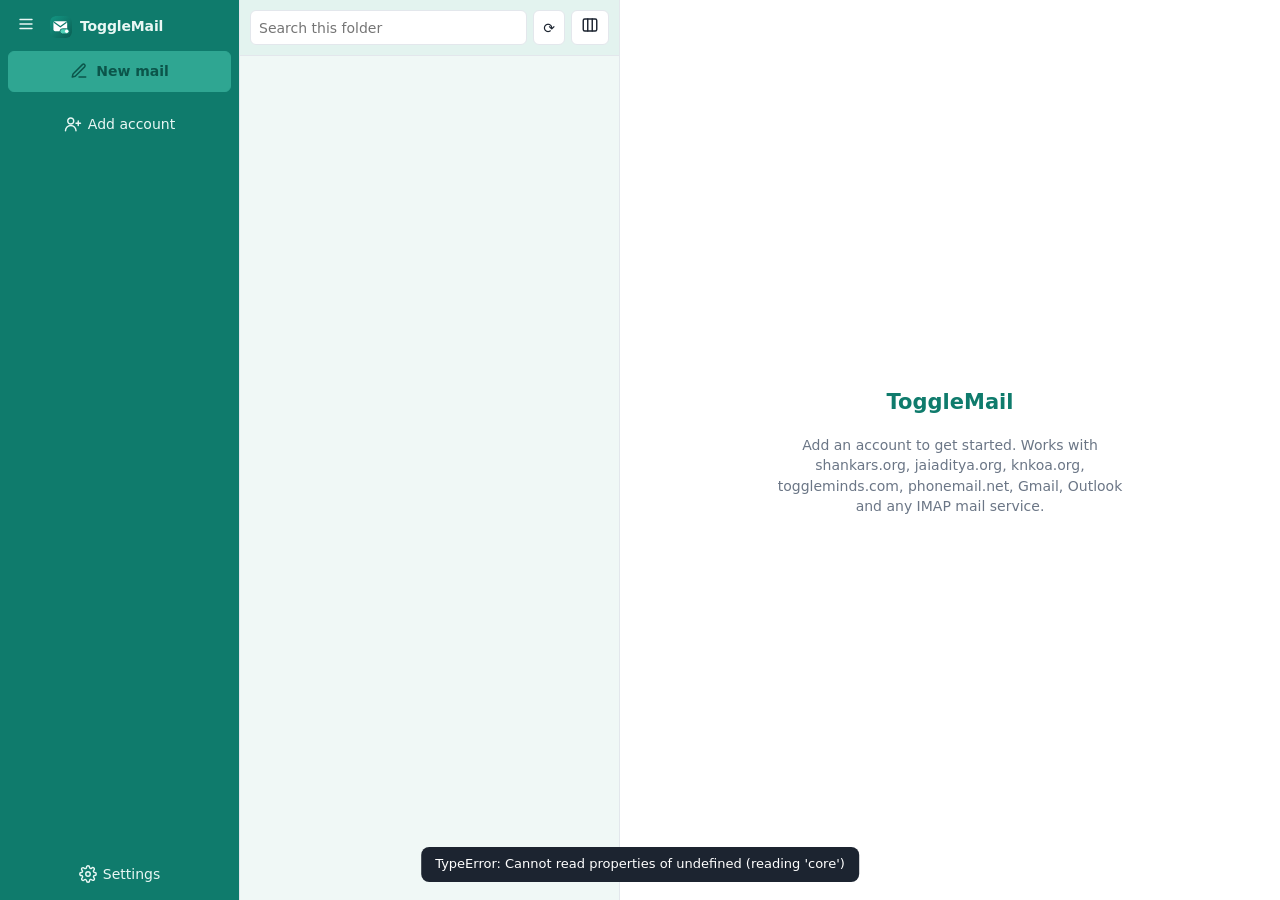
<file: ui/index.html>
<!doctype html>
<html lang="en">
<head>
  <meta charset="utf-8">
  <meta name="viewport" content="width=device-width, initial-scale=1">
  <title>ToggleMail</title>
  <link rel="stylesheet" href="style.css">
</head>
<body>
  <div id="app">
    <aside id="sidebar">
      <div class="side-top">
        <button id="nav-toggle" class="icon side-btn" title="Collapse or expand the navigation">
          <svg viewBox="0 0 24 24"><path d="M4 6h16M4 12h16M4 18h16"/></svg>
        </button>
        <span class="brand"><img src="logo.svg" alt="" width="22" height="22"><span class="txt">ToggleMail</span></span>
      </div>
      <button id="compose-btn" class="primary" disabled title="New mail (N)">
        <svg viewBox="0 0 24 24"><path d="M12 20h9"/><path d="M16.5 3.5a2.1 2.1 0 0 1 3 3L7 19l-4 1 1-4Z"/></svg>
        <span class="txt">New mail</span>
      </button>
      <nav id="accounts"></nav>
      <button id="add-account-btn" class="ghost" title="Add account">
        <svg viewBox="0 0 24 24"><circle cx="9" cy="8" r="4"/><path d="M2 21a7 7 0 0 1 14 0"/><path d="M19 8v6M16 11h6"/></svg>
        <span class="txt">Add account</span>
      </button>
      <span class="grow"></span>
      <button id="settings-btn" class="ghost side-link" title="Settings">
        <svg viewBox="0 0 24 24"><circle cx="12" cy="12" r="3"/><path d="M19.4 15a1.7 1.7 0 0 0 .3 1.8l.1.1a2 2 0 1 1-2.8 2.8l-.1-.1a1.7 1.7 0 0 0-1.8-.3 1.7 1.7 0 0 0-1 1.5V21a2 2 0 1 1-4 0v-.1a1.7 1.7 0 0 0-1.1-1.5 1.7 1.7 0 0 0-1.8.3l-.1.1a2 2 0 1 1-2.8-2.8l.1-.1a1.7 1.7 0 0 0 .3-1.8 1.7 1.7 0 0 0-1.5-1H3a2 2 0 1 1 0-4h.1a1.7 1.7 0 0 0 1.5-1.1 1.7 1.7 0 0 0-.3-1.8l-.1-.1a2 2 0 1 1 2.8-2.8l.1.1a1.7 1.7 0 0 0 1.8.3H9a1.7 1.7 0 0 0 1-1.5V3a2 2 0 1 1 4 0v.1a1.7 1.7 0 0 0 1 1.5 1.7 1.7 0 0 0 1.8-.3l.1-.1a2 2 0 1 1 2.8 2.8l-.1.1a1.7 1.7 0 0 0-.3 1.8V9a1.7 1.7 0 0 0 1.5 1H21a2 2 0 1 1 0 4h-.1a1.7 1.7 0 0 0-1.5 1Z"/></svg>
        <span class="txt">Settings</span>
      </button>
    </aside>

    <section id="list-pane">
      <header class="pane-head">
        <button id="drawer-btn" class="icon" title="Accounts and folders">
          <svg viewBox="0 0 24 24"><path d="M4 6h16M4 12h16M4 18h16"/></svg>
        </button>
        <input id="search" type="search" placeholder="Search this folder" autocomplete="off">
        <button id="refresh-btn" class="icon" title="Refresh (F5)">⟳</button>
        <div class="view-wrap">
          <button id="view-btn" class="icon" title="View options">
            <svg viewBox="0 0 24 24"><rect x="3" y="4" width="18" height="16" rx="2"/><path d="M9 4v16M15 4v16"/></svg>
          </button>
          <div id="view-menu" class="menu" hidden>
            <div class="menu-title">Reading pane</div>
            <label><input type="radio" name="pane" value="right"> Right (3 columns)</label>
            <label><input type="radio" name="pane" value="bottom"> Bottom</label>
            <label><input type="radio" name="pane" value="off"> Off (2 columns)</label>
            <div class="menu-title">Navigation</div>
            <label><input type="radio" name="nav" value="full"> Full</label>
            <label><input type="radio" name="nav" value="icons"> Icons only</label>
            <div class="menu-title">Colours</div>
            <label><input type="radio" name="tint" value="color"> Coloured columns</label>
            <label><input type="radio" name="tint" value="plain"> Plain</label>
          </div>
        </div>
      </header>
      <div id="list-title"></div>
      <ul id="messages"></ul>
      <button id="more-btn" class="ghost" hidden>Load older messages</button>
      <button id="fab" class="primary" title="New mail" aria-label="New mail">
        <svg viewBox="0 0 24 24"><path d="M12 20h9"/><path d="M16.5 3.5a2.1 2.1 0 0 1 3 3L7 19l-4 1 1-4Z"/></svg>
      </button>
    </section>

    <main id="reader">
      <div id="reader-empty" class="empty">
        <h2>ToggleMail</h2>
        <p>Add an account to get started. Works with shankars.org, jaiaditya.org, knkoa.org,
          toggleminds.com, phonemail.net, Gmail, Outlook and any IMAP mail service.</p>
      </div>
      <article id="reader-msg" hidden>
        <div class="toolbar">
          <button id="back-btn" title="Back to the list (Esc)">← Back</button>
          <button data-act="reply">↩ Reply</button>
          <button data-act="replyall">↩↩ Reply all</button>
          <button data-act="forward">↪ Forward</button>
          <span class="sep"></span>
          <button data-act="archive" title="Archive">Archive</button>
          <button data-act="junk" title="Move to Junk">Junk</button>
          <button data-act="delete" title="Delete (Del)">Delete</button>
          <button data-act="unread">Mark unread</button>
          <button data-act="flag">☆ Flag</button>
          <button data-act="snooze" title="Hide until a later time">⏰ Snooze</button>
          <button data-act="unsnooze" title="Back to the inbox now">Unsnooze</button>
          <button data-act="sendnow" class="primary" title="Send this scheduled email now">Send now</button>
          <button data-act="unschedule" title="Don't send; move to Drafts">Cancel sending</button>
          <select id="move-to" title="Move to folder"><option value="">Move to…</option></select>
        </div>
        <h1 id="r-subject"></h1>
        <div class="meta">
          <div><strong id="r-from"></strong> <span id="r-from-email" class="muted"></span></div>
          <div class="muted" id="r-to"></div>
          <div class="muted" id="r-date"></div>
        </div>
        <div id="remote-banner" class="banner" hidden>
          Pictures from the internet are blocked to protect your privacy.
          <button id="show-images">Show pictures</button>
        </div>
        <ul id="r-attachments"></ul>
        <iframe id="r-body" sandbox="allow-same-origin" title="Message"></iframe>
      </article>
    </main>
  </div>

  <!-- Account form -->
  <dialog id="account-dlg">
    <form id="account-form" method="dialog">
      <h2 id="account-title">Add account</h2>
      <label>Your name <input name="name" placeholder="Shankar Raj"></label>
      <label>Email address <input name="email" type="email" required placeholder="you@shankars.org"></label>
      <div class="row">
        <label class="grow">Mail provider <select name="provider"><option value="">Automatic (from the address)</option></select></label>
        <label class="port">Incoming
          <select name="protocol"><option value="imap">IMAP</option><option value="pop3">POP3</option><option value="phonemail" hidden>PhoneMail</option></select>
        </label>
      </div>
      <label>Password <input name="password" type="password" autocomplete="off"></label>
      <p id="provider-note" class="note"></p>
      <button type="button" id="app-password-btn" hidden>Get an app password</button>
      <details id="advanced">
        <summary>Server settings</summary>
        <label>User name <input name="username" placeholder="usually the full email address"></label>
        <div class="row">
          <label><span id="incoming-label">IMAP server</span> <input name="imap_host" required></label>
          <label class="port">Port <input name="imap_port" type="number" value="993" required></label>
          <label class="port">Security
            <select name="incoming_security"><option value="tls">SSL/TLS</option><option value="starttls">STARTTLS</option></select>
          </label>
        </div>
        <div class="row">
          <label>SMTP server <input name="smtp_host" required></label>
          <label class="port">Port <input name="smtp_port" type="number" value="587" required></label>
          <label class="port">Security
            <select name="smtp_security"><option value="starttls">STARTTLS</option><option value="tls">SSL/TLS</option></select>
          </label>
        </div>
        <label class="check"><input name="accept_invalid_certs" type="checkbox">
          Accept the server's own certificate (only for a bridge on this computer, such as Proton Mail Bridge)</label>
        <label>Signature (HTML allowed) <textarea name="signature" rows="3"></textarea></label>
      </details>
      <p id="account-error" class="error"></p>
      <div class="actions">
        <button type="button" id="account-remove" class="danger" hidden>Remove account</button>
        <span class="grow"></span>
        <button type="button" id="account-cancel">Cancel</button>
        <button type="submit" class="primary" id="account-save">Sign in</button>
      </div>
    </form>
  </dialog>

  <!-- Compose -->
  <dialog id="compose-dlg">
    <form id="compose-form" method="dialog">
      <div class="row">
        <label class="grow">From <select name="account"></select></label>
      </div>
      <label>To <input name="to" placeholder="name@example.com, another@example.com"></label>
      <div class="row">
        <label class="grow">Cc <input name="cc"></label>
        <label class="grow">Bcc <input name="bcc"></label>
      </div>
      <label>Subject <input name="subject"></label>
      <div class="editor-bar">
        <button type="button" data-cmd="bold"><b>B</b></button>
        <button type="button" data-cmd="italic"><i>I</i></button>
        <button type="button" data-cmd="underline"><u>U</u></button>
        <button type="button" data-cmd="insertUnorderedList">• List</button>
        <button type="button" data-cmd="insertOrderedList">1. List</button>
        <button type="button" data-cmd="createLink">Link</button>
        <button type="button" data-cmd="removeFormat">Clear</button>
        <span class="grow"></span>
        <label class="attach">📎 Attach<input id="attach-input" type="file" multiple hidden></label>
      </div>
      <div id="link-box" class="row" hidden>
        <input id="link-url" type="url" placeholder="https://">
        <button type="button" id="link-add">Add link</button>
      </div>
      <div id="editor" contenteditable="true"></div>
      <ul id="compose-files"></ul>
      <p id="compose-error" class="error"></p>
      <div class="actions">
        <button type="button" id="compose-cancel">Discard</button>
        <span class="grow"></span>
        <button type="button" id="schedule-btn" title="Send later">⏰ Schedule…</button>
        <button type="submit" class="primary" id="send-btn">Send</button>
      </div>
    </form>
  </dialog>

  <!-- Settings -->
  <dialog id="settings-dlg">
    <div class="settings">
      <nav class="tabs">
        <h2>Settings</h2>
        <button type="button" data-tab="general" class="active">General</button>
        <button type="button" data-tab="accounts">Accounts</button>
        <button type="button" data-tab="folders">Folders</button>
        <button type="button" data-tab="about">About</button>
      </nav>
      <div class="tab-body">
        <section data-panel="general">
          <h3>Layout</h3>
          <label>Reading pane
            <select data-view="pane"><option value="right">Right (3 columns)</option><option value="bottom">Bottom</option><option value="off">Off (2 columns)</option></select>
          </label>
          <label>Navigation
            <select data-view="nav"><option value="full">Full</option><option value="icons">Icons only</option></select>
          </label>
          <label>Colours
            <select data-view="tint"><option value="color">Coloured columns</option><option value="plain">Plain</option></select>
          </label>
          <h3>Reading</h3>
          <label>Mark messages as read
            <select data-pref="markRead"><option value="open">When I open them</option><option value="never">Only when I choose</option></select>
          </label>
          <label>Pictures from the internet
            <select data-pref="images"><option value="ask">Ask, and remember the senders I allow</option><option value="always">Always show</option></select>
          </label>
          <p class="note">Pictures always show for phonemail.net, shankars.org, jaiaditya.org, knkoa.org and toggleminds.com.
            Senders you allowed:</p>
          <ul id="trusted-list" class="rows"></ul>
          <label>Ask before deleting
            <select data-pref="confirmDelete"><option value="no">No</option><option value="yes">Yes</option></select>
          </label>
          <h3>New mail</h3>
          <label>Check for new mail every
            <select data-pref="interval"><option value="1">1 minute</option><option value="2">2 minutes</option><option value="5">5 minutes</option><option value="10">10 minutes</option><option value="30">30 minutes</option></select>
          </label>
        </section>
        <section data-panel="accounts" hidden>
          <ul id="settings-accounts" class="rows"></ul>
          <button type="button" id="settings-add-account" class="primary">+ Add account</button>
        </section>
        <section data-panel="folders" hidden>
          <label>Account <select id="folders-account"></select></label>
          <ul id="settings-folders" class="rows"></ul>
          <div class="row new-folder">
            <input id="new-folder-name" placeholder="New folder name">
            <button type="button" id="new-folder-btn" class="primary">Create folder</button>
          </div>
          <p class="note">Inbox, Drafts, Sent, Archive, Spam and Trash are standard folders and can't be renamed or deleted here.
            Drag a message onto any folder in the sidebar to move it.</p>
        </section>
        <section data-panel="about" hidden>
          <div class="about">
            <img src="logo.svg" alt="" width="64" height="64">
            <div>
              <h3>ToggleMail <span class="muted">0.1.2</span></h3>
              <p>Email for any IMAP, POP3 or SMTP account. A free family project by Toggle Minds.</p>
              <p><a href="https://toggleminds.com/" data-external>toggleminds.com</a></p>
            </div>
          </div>
        </section>
        <p id="settings-error" class="error"></p>
        <div class="actions"><span class="grow"></span><button type="button" id="settings-close" class="primary">Done</button></div>
      </div>
    </div>
  </dialog>

  <!-- Change password -->
  <dialog id="password-dlg">
    <form id="password-form" method="dialog">
      <h2>Change password</h2>
      <p class="note" id="pw-account"></p>
      <div id="pw-in-app">
        <label>Current password <input name="current" type="password" autocomplete="current-password"></label>
        <label>New password (at least 10 characters) <input name="new1" type="password" autocomplete="new-password"></label>
        <label>New password again <input name="new2" type="password" autocomplete="new-password"></label>
      </div>
      <div id="pw-external">
        <p id="pw-external-text"></p>
        <button type="button" id="pw-open-page">Open the password page</button>
        <label>Then enter the new password here so ToggleMail keeps working
          <input name="saved" type="password" autocomplete="new-password"></label>
      </div>
      <p id="password-error" class="error"></p>
      <div class="actions">
        <span class="grow"></span>
        <button type="button" id="password-cancel">Cancel</button>
        <button type="submit" class="primary" id="password-save">Change password</button>
      </div>
    </form>
  </dialog>

  <!-- Folder name (new / rename) -->
  <dialog id="folder-dlg">
    <form id="folder-form" method="dialog">
      <h2 id="folder-title">New folder</h2>
      <label>Folder name <input name="name" required></label>
      <p id="folder-error" class="error"></p>
      <div class="actions">
        <span class="grow"></span>
        <button type="button" id="folder-cancel">Cancel</button>
        <button type="submit" class="primary">Save</button>
      </div>
    </form>
  </dialog>

  <div id="scrim" hidden></div>
  <div id="ctx-menu" class="menu ctx" hidden></div>
  <div id="time-menu" class="menu ctx time" hidden>
    <div class="menu-title" id="time-title">When?</div>
    <div id="time-presets"></div>
    <div class="menu-title">Pick a date and time</div>
    <input id="time-pick" type="datetime-local">
    <button type="button" id="time-set" class="primary">Set</button>
  </div>
  <div id="toast" hidden></div>
  <script src="app.js"></script>
</body>
</html>
</file>
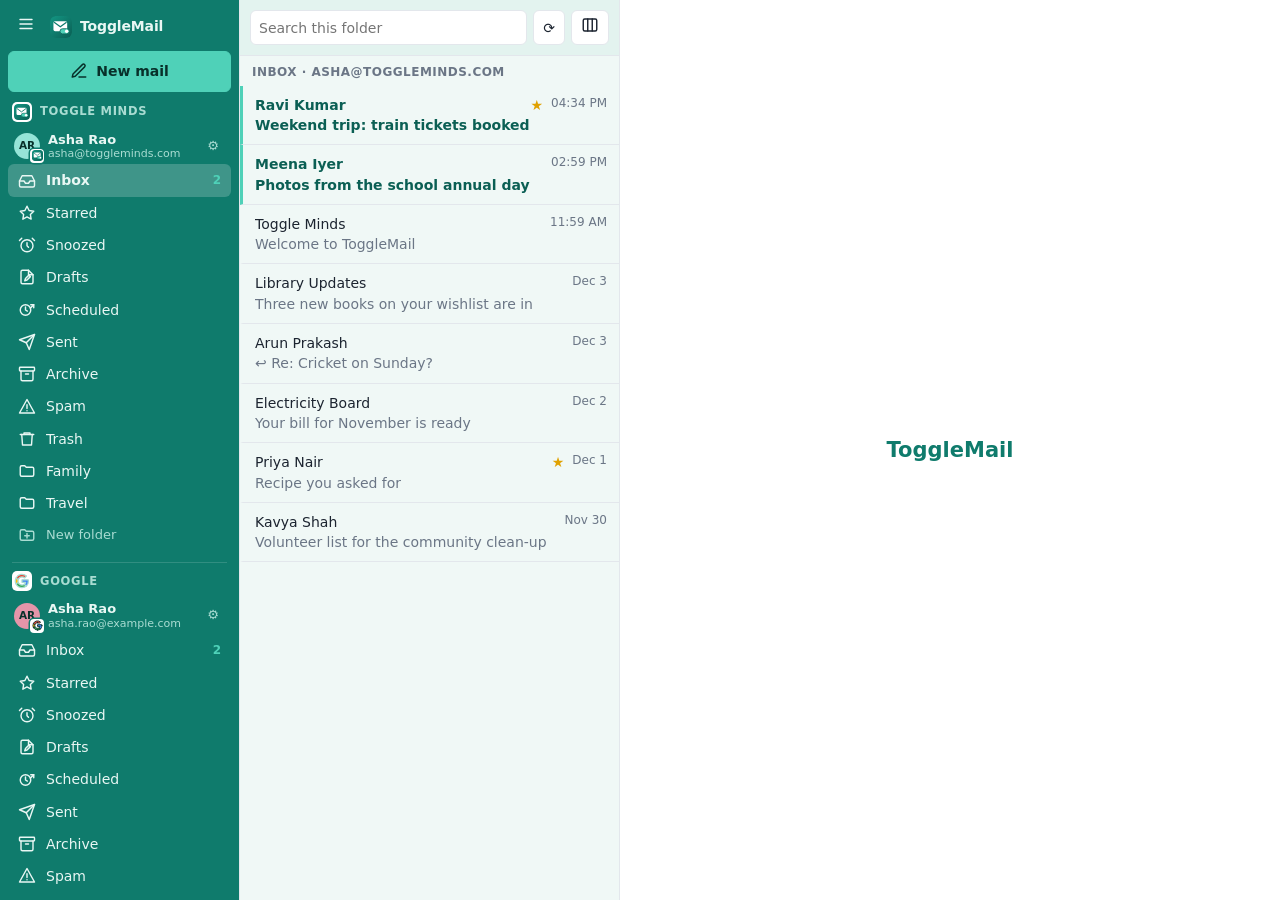
<file: ui/demo.html>
<!doctype html>
<html lang="en">
<head>
  <meta charset="utf-8">
  <meta name="viewport" content="width=device-width, initial-scale=1">
  <title>ToggleMail demo</title>
  <link rel="stylesheet" href="style.css">
</head>
<body>
  <div id="app">
    <aside id="sidebar">
      <div class="side-top">
        <button id="nav-toggle" class="icon side-btn" title="Collapse or expand the navigation">
          <svg viewBox="0 0 24 24"><path d="M4 6h16M4 12h16M4 18h16"/></svg>
        </button>
        <span class="brand"><img src="logo.svg" alt="" width="22" height="22"><span class="txt">ToggleMail</span></span>
      </div>
      <button id="compose-btn" class="primary" disabled title="New mail (N)">
        <svg viewBox="0 0 24 24"><path d="M12 20h9"/><path d="M16.5 3.5a2.1 2.1 0 0 1 3 3L7 19l-4 1 1-4Z"/></svg>
        <span class="txt">New mail</span>
      </button>
      <nav id="accounts"></nav>
      <button id="add-account-btn" class="ghost" title="Add account">
        <svg viewBox="0 0 24 24"><circle cx="9" cy="8" r="4"/><path d="M2 21a7 7 0 0 1 14 0"/><path d="M19 8v6M16 11h6"/></svg>
        <span class="txt">Add account</span>
      </button>
      <span class="grow"></span>
      <button id="settings-btn" class="ghost side-link" title="Settings">
        <svg viewBox="0 0 24 24"><circle cx="12" cy="12" r="3"/><path d="M19.4 15a1.7 1.7 0 0 0 .3 1.8l.1.1a2 2 0 1 1-2.8 2.8l-.1-.1a1.7 1.7 0 0 0-1.8-.3 1.7 1.7 0 0 0-1 1.5V21a2 2 0 1 1-4 0v-.1a1.7 1.7 0 0 0-1.1-1.5 1.7 1.7 0 0 0-1.8.3l-.1.1a2 2 0 1 1-2.8-2.8l.1-.1a1.7 1.7 0 0 0 .3-1.8 1.7 1.7 0 0 0-1.5-1H3a2 2 0 1 1 0-4h.1a1.7 1.7 0 0 0 1.5-1.1 1.7 1.7 0 0 0-.3-1.8l-.1-.1a2 2 0 1 1 2.8-2.8l.1.1a1.7 1.7 0 0 0 1.8.3H9a1.7 1.7 0 0 0 1-1.5V3a2 2 0 1 1 4 0v.1a1.7 1.7 0 0 0 1 1.5 1.7 1.7 0 0 0 1.8-.3l.1-.1a2 2 0 1 1 2.8 2.8l-.1.1a1.7 1.7 0 0 0-.3 1.8V9a1.7 1.7 0 0 0 1.5 1H21a2 2 0 1 1 0 4h-.1a1.7 1.7 0 0 0-1.5 1Z"/></svg>
        <span class="txt">Settings</span>
      </button>
    </aside>

    <section id="list-pane">
      <header class="pane-head">
        <button id="drawer-btn" class="icon" title="Accounts and folders">
          <svg viewBox="0 0 24 24"><path d="M4 6h16M4 12h16M4 18h16"/></svg>
        </button>
        <input id="search" type="search" placeholder="Search this folder" autocomplete="off">
        <button id="refresh-btn" class="icon" title="Refresh (F5)">⟳</button>
        <div class="view-wrap">
          <button id="view-btn" class="icon" title="View options">
            <svg viewBox="0 0 24 24"><rect x="3" y="4" width="18" height="16" rx="2"/><path d="M9 4v16M15 4v16"/></svg>
          </button>
          <div id="view-menu" class="menu" hidden>
            <div class="menu-title">Reading pane</div>
            <label><input type="radio" name="pane" value="right"> Right (3 columns)</label>
            <label><input type="radio" name="pane" value="bottom"> Bottom</label>
            <label><input type="radio" name="pane" value="off"> Off (2 columns)</label>
            <div class="menu-title">Navigation</div>
            <label><input type="radio" name="nav" value="full"> Full</label>
            <label><input type="radio" name="nav" value="icons"> Icons only</label>
            <div class="menu-title">Colours</div>
            <label><input type="radio" name="tint" value="color"> Coloured columns</label>
            <label><input type="radio" name="tint" value="plain"> Plain</label>
          </div>
        </div>
      </header>
      <div id="list-title"></div>
      <ul id="messages"></ul>
      <button id="more-btn" class="ghost" hidden>Load older messages</button>
      <button id="fab" class="primary" title="New mail" aria-label="New mail">
        <svg viewBox="0 0 24 24"><path d="M12 20h9"/><path d="M16.5 3.5a2.1 2.1 0 0 1 3 3L7 19l-4 1 1-4Z"/></svg>
      </button>
    </section>

    <main id="reader">
      <div id="reader-empty" class="empty">
        <h2>ToggleMail</h2>
        <p>Add an account to get started. Works with shankars.org, jaiaditya.org, knkoa.org,
          toggleminds.com, phonemail.net, Gmail, Outlook and any IMAP mail service.</p>
      </div>
      <article id="reader-msg" hidden>
        <div class="toolbar">
          <button id="back-btn" title="Back to the list (Esc)">← Back</button>
          <button data-act="reply">↩ Reply</button>
          <button data-act="replyall">↩↩ Reply all</button>
          <button data-act="forward">↪ Forward</button>
          <span class="sep"></span>
          <button data-act="archive" title="Archive">Archive</button>
          <button data-act="junk" title="Move to Junk">Junk</button>
          <button data-act="delete" title="Delete (Del)">Delete</button>
          <button data-act="unread">Mark unread</button>
          <button data-act="flag">☆ Flag</button>
          <button data-act="snooze" title="Hide until a later time">⏰ Snooze</button>
          <button data-act="unsnooze" title="Back to the inbox now">Unsnooze</button>
          <button data-act="sendnow" class="primary" title="Send this scheduled email now">Send now</button>
          <button data-act="unschedule" title="Don't send; move to Drafts">Cancel sending</button>
          <select id="move-to" title="Move to folder"><option value="">Move to…</option></select>
        </div>
        <h1 id="r-subject"></h1>
        <div class="meta">
          <div><strong id="r-from"></strong> <span id="r-from-email" class="muted"></span></div>
          <div class="muted" id="r-to"></div>
          <div class="muted" id="r-date"></div>
        </div>
        <div id="remote-banner" class="banner" hidden>
          Pictures from the internet are blocked to protect your privacy.
          <button id="show-images">Show pictures</button>
        </div>
        <ul id="r-attachments"></ul>
        <iframe id="r-body" sandbox="allow-same-origin" title="Message"></iframe>
      </article>
    </main>
  </div>

  <!-- Account form -->
  <dialog id="account-dlg">
    <form id="account-form" method="dialog">
      <h2 id="account-title">Add account</h2>
      <label>Your name <input name="name" placeholder="Shankar Raj"></label>
      <label>Email address <input name="email" type="email" required placeholder="you@shankars.org"></label>
      <div class="row">
        <label class="grow">Mail provider <select name="provider"><option value="">Automatic (from the address)</option></select></label>
        <label class="port">Incoming
          <select name="protocol"><option value="imap">IMAP</option><option value="pop3">POP3</option><option value="phonemail" hidden>PhoneMail</option></select>
        </label>
      </div>
      <label>Password <input name="password" type="password" autocomplete="off"></label>
      <p id="provider-note" class="note"></p>
      <button type="button" id="app-password-btn" hidden>Get an app password</button>
      <details id="advanced">
        <summary>Server settings</summary>
        <label>User name <input name="username" placeholder="usually the full email address"></label>
        <div class="row">
          <label><span id="incoming-label">IMAP server</span> <input name="imap_host" required></label>
          <label class="port">Port <input name="imap_port" type="number" value="993" required></label>
          <label class="port">Security
            <select name="incoming_security"><option value="tls">SSL/TLS</option><option value="starttls">STARTTLS</option></select>
          </label>
        </div>
        <div class="row">
          <label>SMTP server <input name="smtp_host" required></label>
          <label class="port">Port <input name="smtp_port" type="number" value="587" required></label>
          <label class="port">Security
            <select name="smtp_security"><option value="starttls">STARTTLS</option><option value="tls">SSL/TLS</option></select>
          </label>
        </div>
        <label class="check"><input name="accept_invalid_certs" type="checkbox">
          Accept the server's own certificate (only for a bridge on this computer, such as Proton Mail Bridge)</label>
        <label>Signature (HTML allowed) <textarea name="signature" rows="3"></textarea></label>
      </details>
      <p id="account-error" class="error"></p>
      <div class="actions">
        <button type="button" id="account-remove" class="danger" hidden>Remove account</button>
        <span class="grow"></span>
        <button type="button" id="account-cancel">Cancel</button>
        <button type="submit" class="primary" id="account-save">Sign in</button>
      </div>
    </form>
  </dialog>

  <!-- Compose -->
  <dialog id="compose-dlg">
    <form id="compose-form" method="dialog">
      <div class="row">
        <label class="grow">From <select name="account"></select></label>
      </div>
      <label>To <input name="to" placeholder="name@example.com, another@example.com"></label>
      <div class="row">
        <label class="grow">Cc <input name="cc"></label>
        <label class="grow">Bcc <input name="bcc"></label>
      </div>
      <label>Subject <input name="subject"></label>
      <div class="editor-bar">
        <button type="button" data-cmd="bold"><b>B</b></button>
        <button type="button" data-cmd="italic"><i>I</i></button>
        <button type="button" data-cmd="underline"><u>U</u></button>
        <button type="button" data-cmd="insertUnorderedList">• List</button>
        <button type="button" data-cmd="insertOrderedList">1. List</button>
        <button type="button" data-cmd="createLink">Link</button>
        <button type="button" data-cmd="removeFormat">Clear</button>
        <span class="grow"></span>
        <label class="attach">📎 Attach<input id="attach-input" type="file" multiple hidden></label>
      </div>
      <div id="link-box" class="row" hidden>
        <input id="link-url" type="url" placeholder="https://">
        <button type="button" id="link-add">Add link</button>
      </div>
      <div id="editor" contenteditable="true"></div>
      <ul id="compose-files"></ul>
      <p id="compose-error" class="error"></p>
      <div class="actions">
        <button type="button" id="compose-cancel">Discard</button>
        <span class="grow"></span>
        <button type="button" id="schedule-btn" title="Send later">⏰ Schedule…</button>
        <button type="submit" class="primary" id="send-btn">Send</button>
      </div>
    </form>
  </dialog>

  <!-- Settings -->
  <dialog id="settings-dlg">
    <div class="settings">
      <nav class="tabs">
        <h2>Settings</h2>
        <button type="button" data-tab="general" class="active">General</button>
        <button type="button" data-tab="accounts">Accounts</button>
        <button type="button" data-tab="folders">Folders</button>
        <button type="button" data-tab="about">About</button>
      </nav>
      <div class="tab-body">
        <section data-panel="general">
          <h3>Layout</h3>
          <label>Reading pane
            <select data-view="pane"><option value="right">Right (3 columns)</option><option value="bottom">Bottom</option><option value="off">Off (2 columns)</option></select>
          </label>
          <label>Navigation
            <select data-view="nav"><option value="full">Full</option><option value="icons">Icons only</option></select>
          </label>
          <label>Colours
            <select data-view="tint"><option value="color">Coloured columns</option><option value="plain">Plain</option></select>
          </label>
          <h3>Reading</h3>
          <label>Mark messages as read
            <select data-pref="markRead"><option value="open">When I open them</option><option value="never">Only when I choose</option></select>
          </label>
          <label>Pictures from the internet
            <select data-pref="images"><option value="ask">Ask, and remember the senders I allow</option><option value="always">Always show</option></select>
          </label>
          <p class="note">Pictures always show for phonemail.net, shankars.org, jaiaditya.org, knkoa.org and toggleminds.com.
            Senders you allowed:</p>
          <ul id="trusted-list" class="rows"></ul>
          <label>Ask before deleting
            <select data-pref="confirmDelete"><option value="no">No</option><option value="yes">Yes</option></select>
          </label>
          <h3>New mail</h3>
          <label>Check for new mail every
            <select data-pref="interval"><option value="1">1 minute</option><option value="2">2 minutes</option><option value="5">5 minutes</option><option value="10">10 minutes</option><option value="30">30 minutes</option></select>
          </label>
        </section>
        <section data-panel="accounts" hidden>
          <ul id="settings-accounts" class="rows"></ul>
          <button type="button" id="settings-add-account" class="primary">+ Add account</button>
        </section>
        <section data-panel="folders" hidden>
          <label>Account <select id="folders-account"></select></label>
          <ul id="settings-folders" class="rows"></ul>
          <div class="row new-folder">
            <input id="new-folder-name" placeholder="New folder name">
            <button type="button" id="new-folder-btn" class="primary">Create folder</button>
          </div>
          <p class="note">Inbox, Drafts, Sent, Archive, Spam and Trash are standard folders and can't be renamed or deleted here.
            Drag a message onto any folder in the sidebar to move it.</p>
        </section>
        <section data-panel="about" hidden>
          <div class="about">
            <img src="logo.svg" alt="" width="64" height="64">
            <div>
              <h3>ToggleMail <span class="muted">0.1.2</span></h3>
              <p>Email for any IMAP, POP3 or SMTP account. A free family project by Toggle Minds.</p>
              <p><a href="https://toggleminds.com/" data-external>toggleminds.com</a></p>
            </div>
          </div>
        </section>
        <p id="settings-error" class="error"></p>
        <div class="actions"><span class="grow"></span><button type="button" id="settings-close" class="primary">Done</button></div>
      </div>
    </div>
  </dialog>

  <!-- Change password -->
  <dialog id="password-dlg">
    <form id="password-form" method="dialog">
      <h2>Change password</h2>
      <p class="note" id="pw-account"></p>
      <div id="pw-in-app">
        <label>Current password <input name="current" type="password" autocomplete="current-password"></label>
        <label>New password (at least 10 characters) <input name="new1" type="password" autocomplete="new-password"></label>
        <label>New password again <input name="new2" type="password" autocomplete="new-password"></label>
      </div>
      <div id="pw-external">
        <p id="pw-external-text"></p>
        <button type="button" id="pw-open-page">Open the password page</button>
        <label>Then enter the new password here so ToggleMail keeps working
          <input name="saved" type="password" autocomplete="new-password"></label>
      </div>
      <p id="password-error" class="error"></p>
      <div class="actions">
        <span class="grow"></span>
        <button type="button" id="password-cancel">Cancel</button>
        <button type="submit" class="primary" id="password-save">Change password</button>
      </div>
    </form>
  </dialog>

  <!-- Folder name (new / rename) -->
  <dialog id="folder-dlg">
    <form id="folder-form" method="dialog">
      <h2 id="folder-title">New folder</h2>
      <label>Folder name <input name="name" required></label>
      <p id="folder-error" class="error"></p>
      <div class="actions">
        <span class="grow"></span>
        <button type="button" id="folder-cancel">Cancel</button>
        <button type="submit" class="primary">Save</button>
      </div>
    </form>
  </dialog>

  <div id="scrim" hidden></div>
  <div id="ctx-menu" class="menu ctx" hidden></div>
  <div id="time-menu" class="menu ctx time" hidden>
    <div class="menu-title" id="time-title">When?</div>
    <div id="time-presets"></div>
    <div class="menu-title">Pick a date and time</div>
    <input id="time-pick" type="datetime-local">
    <button type="button" id="time-set" class="primary">Set</button>
  </div>
  <div id="toast" hidden></div>
  <script src="demo.js"></script>
  <script src="app.js"></script>
</body>
</html>
</file>
<file: ui/style.css>
/* Toggle Minds palette: teal #0f7b6c, mint #4fd1b8. */
:root {
  --bg: #f6f7f9;
  --panel: #ffffff;
  --text: #1c2430;
  --muted: #6b7686;
  --line: #e3e7ec;
  --accent: #0f7b6c;
  --accent-text: #ffffff;
  --hover: #eef3f2;
  --selected: #d5efe9;
  --danger: #c62828;
  --unread: #0b5f54;
  --mint: #4fd1b8;
  /* column colours (coloured mode) */
  --nav-bg: #0f7b6c;
  --nav-text: #e9f7f4;
  --nav-muted: #a9dcd2;
  --nav-hover: rgb(255 255 255 / .10);
  --nav-active: rgb(255 255 255 / .20);
  --list-bg: #f0f8f6;
  --list-head: #e3f3ef;
  --reader-bg: #ffffff;
  color-scheme: light;
}
@media (prefers-color-scheme: dark) {
  :root {
    --bg: #111418;
    --panel: #1a1e24;
    --text: #e6e9ee;
    --muted: #96a0ad;
    --line: #2a3038;
    --accent: #3fbfa6;
    --accent-text: #08201c;
    --hover: #222a2f;
    --selected: #1d3d38;
    --danger: #ff6b6b;
    --unread: #7fe0cc;
    --nav-bg: #0b2f2a;
    --nav-text: #dff3ee;
    --nav-muted: #86b9ae;
    --list-bg: #141b1c;
    --list-head: #182224;
    --reader-bg: #1a1e24;
    color-scheme: dark;
  }
}
/* Plain mode: one neutral surface everywhere. */
#app.plain {
  --nav-bg: var(--bg);
  --nav-text: var(--text);
  --nav-muted: var(--muted);
  --nav-hover: var(--hover);
  --nav-active: var(--selected);
  --list-bg: var(--panel);
  --list-head: var(--panel);
  --reader-bg: var(--panel);
}

* { box-sizing: border-box; }
[hidden] { display: none !important; }
html, body { margin: 0; height: 100%; }
body {
  background: var(--bg);
  color: var(--text);
  font: 14px/1.45 system-ui, -apple-system, "Segoe UI", Ubuntu, Cantarell, "Noto Sans", sans-serif;
}
button, input, select, textarea { font: inherit; color: inherit; }
button {
  background: var(--panel); border: 1px solid var(--line); border-radius: 6px;
  padding: 5px 10px; cursor: pointer;
}
button:hover { background: var(--hover); }
button:disabled { opacity: .5; cursor: default; }
button.primary { background: var(--accent); color: var(--accent-text); border-color: var(--accent); }
button.ghost { background: transparent; border-color: transparent; color: var(--accent); }
button.danger { color: var(--danger); }
button.icon { padding: 5px 9px; }
svg { width: 18px; height: 18px; fill: none; stroke: currentColor; stroke-width: 1.9; stroke-linecap: round; stroke-linejoin: round; flex: none; }
input, select, textarea {
  background: var(--panel); border: 1px solid var(--line); border-radius: 6px; padding: 6px 8px; width: 100%;
}
input:focus, select:focus, textarea:focus, #editor:focus { outline: 2px solid var(--accent); outline-offset: -1px; }
.muted { color: var(--muted); }
.grow { flex: 1; }
.error { color: var(--danger); min-height: 1em; margin: 4px 0; }
.note { color: var(--muted); font-size: 12.5px; margin: 0; }

/* ---------- layouts ---------- */
#app { --nav-w: 240px; --list-w: 380px; display: grid; height: 100vh; }
#app.nav-icons { --nav-w: 64px; }
/* Reading pane on the right: three columns. */
#app.pane-right { grid-template-columns: var(--nav-w) var(--list-w) 1fr; grid-template-areas: "nav list reader"; }
/* Reading pane at the bottom: the list sits above the message. */
#app.pane-bottom { grid-template-columns: var(--nav-w) 1fr; grid-template-rows: minmax(160px, 42%) 1fr; grid-template-areas: "nav list" "nav reader"; }
/* Reading pane off: two columns; an open message takes the list's place. */
#app.pane-off { grid-template-columns: var(--nav-w) 1fr; grid-template-areas: "nav main"; }
#app.pane-off #list-pane, #app.pane-off #reader { grid-area: main; }
#app.pane-off:not(.reading) #reader { display: none; }
#app.pane-off.reading #list-pane { display: none; }
#back-btn { display: none; }
#app.pane-off #back-btn { display: inline-block; }
#sidebar { grid-area: nav; }
#list-pane { grid-area: list; }
#reader { grid-area: reader; }
#app.pane-bottom #list-pane { border-right: none; border-bottom: 1px solid var(--line); }
#app.pane-bottom #messages li .top, #app.pane-off #messages li .top { max-width: 1100px; }

/* ---------- sidebar ---------- */
#sidebar {
  background: var(--nav-bg); color: var(--nav-text); border-right: 1px solid var(--line);
  padding: 10px 8px; overflow-y: auto; overflow-x: hidden; display: flex; flex-direction: column; gap: 8px;
}
.side-top { display: flex; align-items: center; gap: 6px; }
.side-btn { background: transparent; border: none; color: var(--nav-text); }
.side-btn:hover { background: var(--nav-hover); }
.brand { display: flex; align-items: center; gap: 8px; font-weight: 750; letter-spacing: -0.01em; white-space: nowrap; }
.brand img { border-radius: 6px; }
#compose-btn { width: 100%; padding: 9px; display: flex; align-items: center; justify-content: center; gap: 8px; }
#app:not(.plain) #compose-btn { background: var(--mint); color: #08302a; border-color: var(--mint); font-weight: 600; }
#add-account-btn { display: flex; align-items: center; justify-content: center; gap: 6px; color: var(--nav-text); }
#add-account-btn:hover { background: var(--nav-hover); }
.acct { margin-top: 6px; }
.acct-head { display: flex; align-items: center; gap: 8px; padding: 4px 6px; font-weight: 600; font-size: 13px; }
.acct-head .aname { overflow: hidden; text-overflow: ellipsis; white-space: nowrap; flex: 1; }
.acct-head button { padding: 0 6px; border: none; background: transparent; color: var(--nav-muted); }
.acct-head button:hover { background: var(--nav-hover); color: var(--nav-text); }
.avatar {
  width: 26px; height: 26px; border-radius: 50%; display: grid; place-items: center; flex: none;
  background: var(--mint); color: #08302a; font-weight: 700; font-size: 10.5px; letter-spacing: -.02em; text-transform: uppercase;
}
/* Accounts grouped by mail service */
.service-head {
  display: flex; align-items: center; gap: 8px; margin: 12px 4px 2px; padding-top: 8px;
  border-top: 1px solid rgb(255 255 255 / .14); font-size: 11.5px; font-weight: 700;
  text-transform: uppercase; letter-spacing: .06em; color: var(--nav-muted);
}
#accounts .service-head:first-child { border-top: none; margin-top: 2px; padding-top: 0; }
#app.plain .service-head { border-top-color: var(--line); }
.service-logo { width: 20px; height: 20px; display: grid; place-items: center; flex: none;
  background: #fff; border-radius: 5px; padding: 2px; }
.service-logo img, .service-logo svg { width: 16px; height: 16px; border-radius: 3px; }
.brand-logo.mono { color: #111; }
.avatar { position: relative; }
.avatar.three { font-size: 9.5px; letter-spacing: -.04em; }
.avatar .badge {
  position: absolute; right: -4px; bottom: -4px; width: 14px; height: 14px; display: grid; place-items: center;
  background: #fff; border-radius: 4px; box-shadow: 0 0 0 1.5px var(--nav-bg);
}
.avatar .badge img, .avatar .badge svg { width: 11px; height: 11px; border-radius: 2px; }
.acct-head .aname { display: flex; flex-direction: column; line-height: 1.2; min-width: 0; }
.acct-head .aname .who { overflow: hidden; text-overflow: ellipsis; white-space: nowrap; }
.acct-head .aname .addr { font-size: 11px; font-weight: 400; color: var(--nav-muted); overflow: hidden; text-overflow: ellipsis; white-space: nowrap; }
#app.nav-icons .service-head { justify-content: center; margin: 10px 0 2px; }
.folder { display: flex; align-items: center; gap: 10px; padding: 6px 10px; border-radius: 6px; cursor: pointer; color: var(--nav-text); }
.folder .fname { flex: 1; overflow: hidden; text-overflow: ellipsis; white-space: nowrap; }
.folder:hover { background: var(--nav-hover); }
.folder.active { background: var(--nav-active); font-weight: 600; }
.folder .count { font-weight: 700; font-size: 12px; color: var(--mint); }
#app.plain .folder .count { color: var(--accent); }
.folder.sub { padding-left: 22px; }
.acct-error { color: #ffb4b4; font-size: 12px; padding: 2px 10px; }
#app.plain .acct-error { color: var(--danger); }

/* Navigation collapsed to icons. */
#app.nav-icons .side-top .brand, #app.nav-icons .txt, #app.nav-icons .fname, #app.nav-icons .aname, #app.nav-icons .acct-head button,
#app.nav-icons .acct-error { display: none; }
#app.nav-icons .side-top { flex-direction: column; }
#app.nav-icons .folder, #app.nav-icons .folder.sub { justify-content: center; padding: 8px 0; position: relative; }
#app.nav-icons .folder .count {
  position: absolute; top: 1px; right: 4px; font-size: 10px; min-width: 16px; padding: 0 4px; border-radius: 8px;
  background: var(--mint); color: #08302a; text-align: center;
}
#app.nav-icons .acct-head { justify-content: center; cursor: pointer; }
#app.nav-icons .acct { border-top: 1px solid rgb(255 255 255 / .12); padding-top: 6px; }

/* ---------- message list ---------- */
#list-pane { border-right: 1px solid var(--line); background: var(--list-bg); display: flex; flex-direction: column; min-width: 0; min-height: 0; }
.pane-head { display: flex; gap: 6px; padding: 10px; border-bottom: 1px solid var(--line); background: var(--list-head); }
#list-title { padding: 8px 12px 4px; font-weight: 600; color: var(--muted); font-size: 12px; text-transform: uppercase; letter-spacing: .04em; }
#messages { list-style: none; margin: 0; padding: 0; overflow-y: auto; flex: 1; }
#messages li { padding: 9px 12px; border-bottom: 1px solid var(--line); cursor: pointer; border-left: 3px solid transparent; }
#messages li:hover { background: var(--hover); }
#messages li.active { background: var(--selected); border-left-color: var(--accent); }
#messages li.unread { border-left-color: var(--mint); }
#messages .top { display: flex; gap: 8px; }
#messages .who { flex: 1; overflow: hidden; text-overflow: ellipsis; white-space: nowrap; }
#messages .when { color: var(--muted); font-size: 12px; white-space: nowrap; }
#messages .subj { overflow: hidden; text-overflow: ellipsis; white-space: nowrap; color: var(--muted); }
#messages li.unread .who, #messages li.unread .subj { font-weight: 650; color: var(--unread); }
#messages .flag { color: #e0a100; }
#messages .placeholder { color: var(--muted); cursor: default; text-align: center; padding: 30px 12px; border-left: none; }
#more-btn { margin: 6px; }
#messages .welcome { display: grid; justify-items: center; gap: 12px; padding: 48px 24px; }
#messages .welcome img { border-radius: 16px; }
#messages .welcome p { margin: 0; max-width: 30ch; line-height: 1.5; }
#messages .welcome button { padding: 10px 18px; }

/* View menu */
.view-wrap { position: relative; }
.menu {
  position: absolute; right: 0; top: calc(100% + 6px); z-index: 20; width: 220px; padding: 8px;
  background: var(--panel); border: 1px solid var(--line); border-radius: 10px; box-shadow: 0 8px 28px rgb(0 0 0 / .18);
}
.menu-title { font-size: 11.5px; text-transform: uppercase; letter-spacing: .05em; color: var(--muted); margin: 8px 6px 4px; font-weight: 600; }
.menu-title:first-child { margin-top: 2px; }
.menu label { display: flex; gap: 8px; align-items: center; padding: 5px 6px; border-radius: 6px; cursor: pointer; }
.menu label:hover { background: var(--hover); }
.menu input { width: auto; margin: 0; accent-color: var(--accent); }

/* ---------- reader ---------- */
#reader { overflow: hidden; display: flex; flex-direction: column; min-width: 0; min-height: 0; background: var(--reader-bg); }
.empty { margin: auto; max-width: 420px; text-align: center; color: var(--muted); padding: 24px; }
.empty h2 { color: var(--accent); }
#reader-msg { display: flex; flex-direction: column; height: 100%; min-height: 0; }
.toolbar { display: flex; flex-wrap: wrap; gap: 6px; padding: 10px 16px; border-bottom: 1px solid var(--line); align-items: center; }
.toolbar .sep { width: 8px; }
.toolbar select { width: auto; }
#r-subject { font-size: 20px; margin: 14px 16px 6px; }
.meta { padding: 0 16px 10px; font-size: 13px; }
.banner { margin: 0 16px 8px; padding: 8px 10px; border-radius: 6px; background: var(--hover); font-size: 13px; display: flex; gap: 10px; align-items: center; }
#r-attachments { list-style: none; display: flex; flex-wrap: wrap; gap: 6px; margin: 0 16px 8px; padding: 0; }
#r-attachments:empty { display: none; }
#r-attachments button { font-size: 12.5px; }
#r-body { flex: 1; border: none; border-top: 1px solid var(--line); width: 100%; background: #fff; }

/* ---------- dialogs ---------- */
dialog { border: 1px solid var(--line); border-radius: 10px; background: var(--panel); color: var(--text); padding: 18px 20px; width: min(560px, 92vw); }
dialog::backdrop { background: rgb(0 0 0 / .35); }
#compose-dlg { width: min(820px, 94vw); }
dialog h2 { margin: 0 0 10px; font-size: 18px; }
dialog label { display: block; margin: 8px 0; font-size: 12.5px; color: var(--muted); }
dialog label input, dialog label select, dialog label textarea { margin-top: 3px; color: var(--text); font-size: 14px; }
.row { display: flex; gap: 10px; }
.row label { flex: 1; }
.row label.port { flex: 0 0 110px; }
dialog label.check { display: flex; gap: 8px; align-items: center; }
dialog label.check input { width: auto; margin: 0; }
details summary { cursor: pointer; color: var(--accent); margin: 8px 0; }
.actions { display: flex; gap: 8px; margin-top: 12px; align-items: center; }
.editor-bar { display: flex; gap: 4px; flex-wrap: wrap; align-items: center; margin-top: 8px; }
.editor-bar button { padding: 3px 9px; }
.editor-bar .attach { margin: 0; cursor: pointer; color: var(--accent); font-size: 14px; }
#editor { min-height: 260px; max-height: 50vh; overflow-y: auto; border: 1px solid var(--line); border-radius: 6px; padding: 10px; margin-top: 6px; background: var(--panel); }
#editor blockquote { border-left: 3px solid var(--line); margin: 0 0 0 4px; padding-left: 10px; color: var(--muted); }
#compose-files { list-style: none; padding: 0; margin: 6px 0 0; display: flex; flex-wrap: wrap; gap: 6px; }
#compose-files li { background: var(--hover); border-radius: 6px; padding: 3px 8px; font-size: 12.5px; }
#compose-files li button { border: none; background: transparent; padding: 0 0 0 6px; }

/* Settings */
#settings-dlg { width: min(760px, 94vw); padding: 0; overflow: hidden; }
.settings { display: grid; grid-template-columns: 170px 1fr; min-height: 460px; }
.tabs { background: var(--nav-bg); color: var(--nav-text); padding: 16px 10px; display: flex; flex-direction: column; gap: 4px; }
.tabs h2 { font-size: 16px; margin: 0 6px 10px; }
.tabs button { background: transparent; border: none; color: var(--nav-text); text-align: left; padding: 7px 10px; }
.tabs button:hover { background: var(--nav-hover); }
.tabs button.active { background: var(--nav-active); font-weight: 600; }
.tab-body { padding: 16px 20px; display: flex; flex-direction: column; max-height: 80vh; overflow-y: auto; }
.tab-body h3 { font-size: 13px; text-transform: uppercase; letter-spacing: .05em; color: var(--accent); margin: 14px 0 2px; }
.tab-body h3:first-child { margin-top: 0; }
.tab-body section { flex: 1; }
.rows { list-style: none; margin: 0 0 12px; padding: 0; }
.rows li { display: flex; align-items: center; gap: 8px; padding: 8px 4px; border-bottom: 1px solid var(--line); }
.rows li .grow { overflow: hidden; text-overflow: ellipsis; white-space: nowrap; }
.rows li button { padding: 3px 9px; font-size: 13px; }
.rows .tag { font-size: 11px; color: var(--muted); border: 1px solid var(--line); border-radius: 10px; padding: 1px 7px; }
.new-folder input { flex: 1; }
.new-folder button { flex: none; }
.about { display: flex; gap: 16px; align-items: flex-start; }
.about img { border-radius: 14px; }
.about h3 { text-transform: none; letter-spacing: 0; font-size: 18px; color: var(--text); }
#password-dlg { width: min(460px, 92vw); }
.side-link { display: flex; align-items: center; justify-content: center; gap: 6px; color: var(--nav-text) !important; }
.side-link:hover { background: var(--nav-hover); }
#sidebar .grow { min-height: 8px; }

/* Right-click menu and drag-and-drop */
.menu.ctx { position: fixed; width: 190px; }
.menu.ctx button { display: block; width: 100%; text-align: left; border: none; background: transparent; padding: 6px 8px; }
.menu.ctx button:hover { background: var(--hover); }
.menu.ctx button.danger { color: var(--danger); }
.menu.time { width: 250px; z-index: 40; }
.menu.time input { margin: 4px 0 8px; }
.menu.time #time-set { width: 100%; }
#messages .when.sched { color: var(--accent); font-weight: 600; }
.folder .ftools { display: none; gap: 2px; }
.folder:hover .ftools { display: flex; }
.folder .ftools button { border: none; background: transparent; color: var(--nav-text); padding: 0 4px; font-size: 13px; line-height: 1.4; }
.folder .ftools button:hover { background: var(--nav-hover); }
#app.nav-icons .folder .ftools { display: none; }
.new-folder-row { color: var(--nav-muted); font-size: 13px; }
.new-folder-row:hover { color: var(--nav-text); }
.folder.drop { outline: 2px dashed var(--mint); outline-offset: -2px; }
#messages li.dragging { opacity: .5; }

#toast { position: fixed; bottom: 18px; left: 50%; transform: translateX(-50%); background: var(--text); color: var(--panel); padding: 8px 14px; border-radius: 8px; font-size: 13px; z-index: 30; max-width: 80vw; }

/* ---------- phones and narrow windows ---------- */
#drawer-btn, #fab { display: none; }
#scrim { position: fixed; inset: 0; background: rgb(0 0 0 / .38); z-index: 24; }
@media (max-width: 720px) {
  #app, #app.pane-right, #app.pane-bottom, #app.pane-off {
    grid-template-columns: minmax(0, 1fr); grid-template-rows: minmax(0, 1fr); grid-template-areas: "main";
    height: 100dvh;
  }
  #app #list-pane, #app #reader { grid-area: main; border: none; }
  #app:not(.reading) #reader { display: none; }
  #app.reading #list-pane { display: none; }
  #app #back-btn { display: inline-block; }
  /* The folders slide in from the left. */
  #sidebar {
    position: fixed; inset: 0 auto 0 0; width: min(310px, 86vw); z-index: 25;
    transform: translateX(-105%); transition: transform .2s ease; box-shadow: 0 0 40px rgb(0 0 0 / .3);
    padding-top: max(10px, env(safe-area-inset-top));
  }
  #app.drawer #sidebar { transform: none; }
  #drawer-btn { display: inline-block; }
  /* Round "new mail" button over the list, as in phone mail apps. */
  #fab {
    display: grid; place-items: center; position: fixed; right: 18px; bottom: max(18px, env(safe-area-inset-bottom));
    width: 58px; height: 58px; border-radius: 18px; z-index: 15; box-shadow: 0 8px 22px rgb(0 0 0 / .28);
  }
  #fab svg { width: 24px; height: 24px; }
  #app.reading #fab { display: none; }
  #app:not(.plain) #fab { background: var(--mint); color: #08302a; border-color: var(--mint); }
  .view-wrap { display: none; }
  .pane-head { padding-top: max(10px, env(safe-area-inset-top)); }
  .toolbar { padding: 8px 10px; gap: 4px; }
  .toolbar button, .toolbar select { padding: 5px 8px; font-size: 13px; }
  #r-subject { font-size: 18px; margin: 10px 12px 4px; }
  .meta { padding: 0 12px 8px; }
  #messages li { padding: 11px 14px; }
  /* Dialogs take the whole screen. */
  dialog, #compose-dlg, #settings-dlg, #password-dlg {
    width: 100vw; max-width: 100vw; height: 100dvh; max-height: 100dvh; margin: 0; border-radius: 0; border: none;
    padding: max(14px, env(safe-area-inset-top)) 14px 14px;
  }
  #settings-dlg { padding: 0; }
  .settings { grid-template-columns: 1fr; min-height: 100%; }
  .tabs { flex-direction: row; overflow-x: auto; align-items: center; padding: 10px; }
  .tabs h2 { margin: 0 8px 0 4px; }
  .row { flex-wrap: wrap; }
  .row label.port { flex: 1 1 100px; }
  #editor { min-height: 40vh; max-height: none; }
  .menu.time { width: min(320px, 92vw); }
}

@media (max-width: 1100px) { #app { --nav-w: 200px; --list-w: 320px; } #app.nav-icons { --nav-w: 64px; } }
</file>
